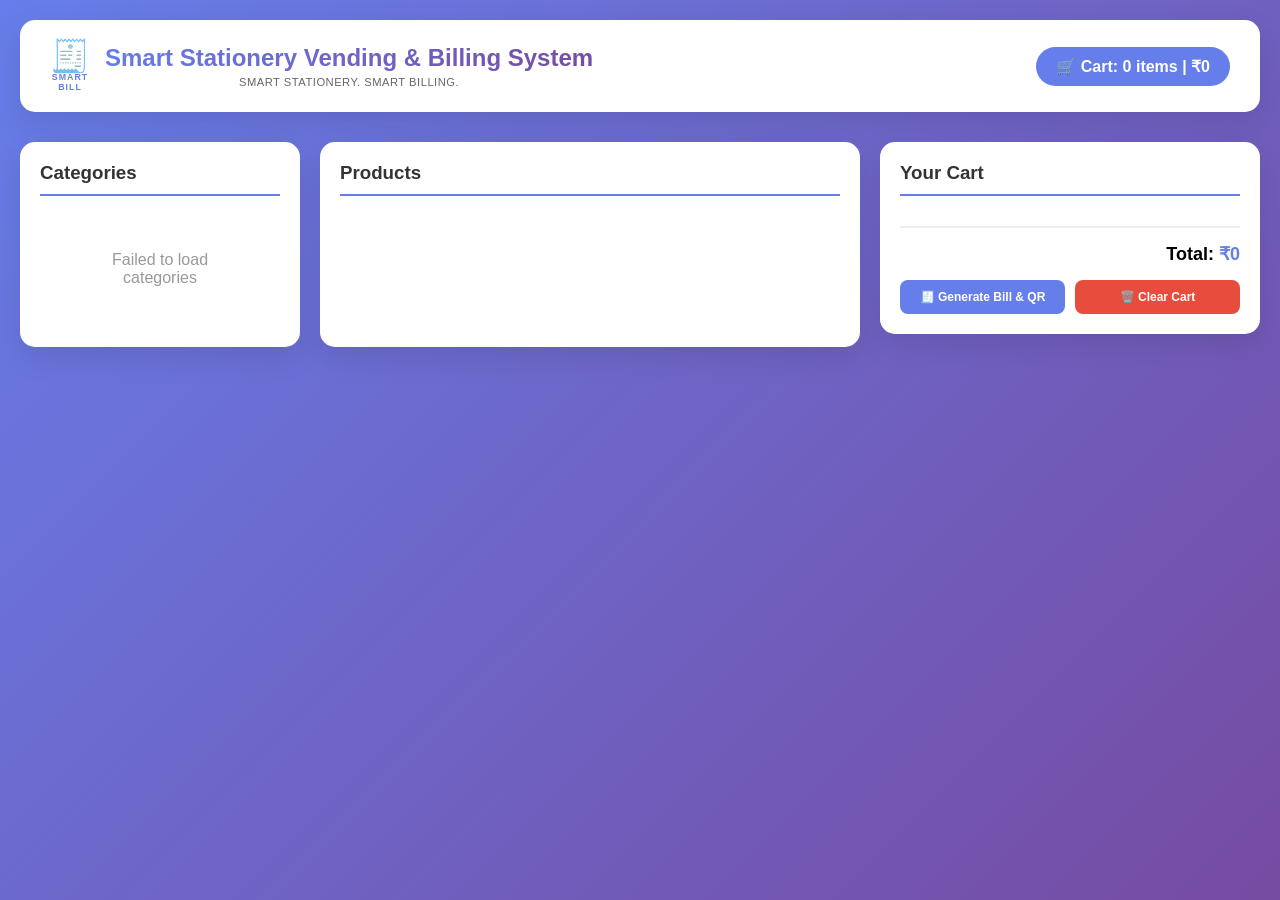
<file: webapp/index.html>
<!DOCTYPE html>
<html lang="en">
<head>
    <meta charset="UTF-8">
    <meta name="viewport" content="width=device-width, initial-scale=1.0">
    <title>Stationery Shop - Smart Billing System</title>
    <style>
        * {
            margin: 0;
            padding: 0;
            box-sizing: border-box;
        }

        body {
            font-family: 'Segoe UI', Tahoma, Geneva, Verdana, sans-serif;
            background: linear-gradient(135deg, #667eea 0%, #764ba2 100%);
            min-height: 100vh;
            padding: 20px;
        }

        .container {
            max-width: 1400px;
            margin: 0 auto;
        }

        /* Header */
        .header {
            background: white;
            border-radius: 15px;
            padding: 20px 30px;
            margin-bottom: 30px;
            box-shadow: 0 10px 30px rgba(0,0,0,0.1);
            display: flex;
            justify-content: space-between;
            align-items: center;
            flex-wrap: wrap;
            gap: 15px;
        }

        .header h1 {
            color: #333;
            font-size: 24px;
        }

        .header h1 span {
            color: #667eea;
        }

        .cart-badge {
            background: #667eea;
            color: white;
            padding: 10px 20px;
            border-radius: 25px;
            font-weight: bold;
        }

        /* Main Content - 3 Column Layout */
        .main-content {
            display: grid;
            grid-template-columns: 280px 1fr 380px;
            gap: 20px;
        }

        /* Categories Panel */
        .categories-panel {
            background: white;
            border-radius: 15px;
            padding: 20px;
            box-shadow: 0 10px 30px rgba(0,0,0,0.1);
            height: fit-content;
        }

        .categories-panel h3 {
            color: #333;
            margin-bottom: 15px;
            padding-bottom: 10px;
            border-bottom: 2px solid #667eea;
        }

        .category-btn {
            width: 100%;
            padding: 12px;
            margin: 5px 0;
            border: none;
            background: #f5f5f5;
            border-radius: 10px;
            cursor: pointer;
            font-size: 14px;
            text-align: left;
            transition: all 0.3s;
        }

        .category-btn:hover {
            background: #667eea;
            color: white;
            transform: translateX(5px);
        }

        .category-btn.active {
            background: #667eea;
            color: white;
        }

        /* Products Panel */
        .products-panel {
            background: white;
            border-radius: 15px;
            padding: 20px;
            box-shadow: 0 10px 30px rgba(0,0,0,0.1);
        }

        .products-panel h3 {
            color: #333;
            margin-bottom: 15px;
            padding-bottom: 10px;
            border-bottom: 2px solid #667eea;
        }

        .products-grid {
            display: grid;
            grid-template-columns: repeat(auto-fill, minmax(220px, 1fr));
            gap: 15px;
            max-height: 550px;
            overflow-y: auto;
        }

        .product-card {
            background: #f9f9f9;
            border-radius: 10px;
            padding: 15px;
            transition: all 0.3s;
            border: 1px solid #eee;
            text-align: center;
        }

        .product-card:hover {
            transform: translateY(-3px);
            box-shadow: 0 5px 15px rgba(0,0,0,0.1);
        }

        .product-emoji {
            font-size: 48px;
            margin-bottom: 10px;
        }

        .product-card h4 {
            color: #333;
            margin-bottom: 8px;
        }

        .product-price {
            color: #667eea;
            font-size: 18px;
            font-weight: bold;
            margin: 8px 0;
        }

        .product-stock {
            color: #666;
            font-size: 12px;
            margin-bottom: 10px;
        }

        .stock-low {
            color: #e74c3c;
            font-weight: bold;
        }

        .stock-out {
            color: #999;
        }

        .add-btn {
            width: 100%;
            padding: 8px;
            background: #667eea;
            color: white;
            border: none;
            border-radius: 5px;
            cursor: pointer;
            font-size: 14px;
            transition: background 0.3s;
        }

        .add-btn:hover:not(:disabled) {
            background: #5a67d8;
        }

        .add-btn:disabled {
            background: #ccc;
            cursor: not-allowed;
        }

        /* Cart Panel */
        .cart-panel {
            background: white;
            border-radius: 15px;
            padding: 20px;
            box-shadow: 0 10px 30px rgba(0,0,0,0.1);
            position: sticky;
            top: 20px;
            height: fit-content;
        }

        .cart-panel h3 {
            color: #333;
            margin-bottom: 15px;
            padding-bottom: 10px;
            border-bottom: 2px solid #667eea;
        }

        .cart-items {
            max-height: 350px;
            overflow-y: auto;
            margin-bottom: 15px;
        }

        .cart-item {
            display: flex;
            justify-content: space-between;
            align-items: center;
            padding: 10px 0;
            border-bottom: 1px solid #eee;
            gap: 10px;
        }

        .cart-item-info {
            flex: 1;
        }

        .cart-item-info h4 {
            font-size: 14px;
            margin-bottom: 5px;
        }

        .cart-item-price {
            font-size: 12px;
            color: #666;
        }

        .cart-item-actions {
            text-align: right;
            min-width: 100px;
        }

        .qty-controls {
            display: flex;
            align-items: center;
            gap: 5px;
            margin-bottom: 5px;
        }

        .qty-btn {
            width: 25px;
            height: 25px;
            background: #667eea;
            color: white;
            border: none;
            border-radius: 5px;
            cursor: pointer;
            font-size: 14px;
            font-weight: bold;
        }

        .qty-btn:hover {
            background: #5a67d8;
        }

        .qty-input {
            width: 45px;
            text-align: center;
            padding: 3px;
            border: 1px solid #ddd;
            border-radius: 5px;
        }

        .remove-item {
            background: #e74c3c;
            color: white;
            border: none;
            padding: 3px 8px;
            border-radius: 5px;
            cursor: pointer;
            font-size: 11px;
        }

        .cart-total {
            text-align: right;
            padding: 15px 0;
            border-top: 2px solid #eee;
            font-size: 18px;
            font-weight: bold;
        }

        .cart-total span {
            color: #667eea;
        }

        .cart-buttons {
            display: flex;
            flex-wrap: wrap;
            gap: 10px;
        }

        .cart-buttons button {
            flex: 1;
            padding: 10px;
            border: none;
            border-radius: 8px;
            cursor: pointer;
            font-weight: bold;
            transition: all 0.3s;
            font-size: 12px;
        }

        .btn-primary {
            background: #667eea;
            color: white;
        }

        .btn-primary:hover {
            background: #5a67d8;
        }

        .btn-success {
            background: #27ae60;
            color: white;
        }

        .btn-success:hover {
            background: #219a52;
        }

        .btn-danger {
            background: #e74c3c;
            color: white;
        }

        .btn-danger:hover {
            background: #c0392b;
        }

        .btn-warning {
            background: #f39c12;
            color: white;
        }

        .btn-warning:hover {
            background: #e67e22;
        }

        /* QR Modal */
        .modal {
            display: none;
            position: fixed;
            top: 0;
            left: 0;
            width: 100%;
            height: 100%;
            background: rgba(0,0,0,0.5);
            z-index: 1000;
            justify-content: center;
            align-items: center;
        }

        .modal-content {
            background: white;
            border-radius: 15px;
            padding: 30px;
            max-width: 400px;
            width: 90%;
            text-align: center;
            position: relative;
        }

        .close-modal {
            position: absolute;
            top: 10px;
            right: 20px;
            font-size: 24px;
            cursor: pointer;
            color: #999;
        }

        .qr-code {
            background: white;
            padding: 20px;
            margin: 20px 0;
            border: 1px solid #ddd;
            border-radius: 10px;
        }

        .qr-placeholder {
            font-size: 80px;
        }

        .timer {
            font-size: 24px;
            font-weight: bold;
            color: #e74c3c;
            margin: 10px 0;
        }

        .expired {
            color: #e74c3c;
            font-weight: bold;
        }

        /* Invoice Modal */
        .invoice-modal {
            display: none;
            position: fixed;
            top: 0;
            left: 0;
            width: 100%;
            height: 100%;
            background: rgba(0,0,0,0.5);
            z-index: 1001;
            justify-content: center;
            align-items: center;
        }

        .invoice-content {
            background: white;
            border-radius: 15px;
            padding: 30px;
            max-width: 500px;
            width: 90%;
            position: relative;
        }

        .invoice-header {
            text-align: center;
            margin-bottom: 20px;
            padding-bottom: 10px;
            border-bottom: 2px solid #667eea;
        }

        .invoice-header h2 {
            color: #667eea;
        }

        .invoice-details {
            margin: 20px 0;
        }

        .invoice-table {
            width: 100%;
            border-collapse: collapse;
            margin: 15px 0;
        }

        .invoice-table th, .invoice-table td {
            padding: 8px;
            text-align: left;
            border-bottom: 1px solid #eee;
        }

        .invoice-total {
            text-align: right;
            font-size: 18px;
            font-weight: bold;
            margin-top: 15px;
            padding-top: 10px;
            border-top: 2px solid #eee;
        }

        .print-btn {
            background: #667eea;
            color: white;
            border: none;
            padding: 10px 20px;
            border-radius: 8px;
            cursor: pointer;
            width: 100%;
            margin-top: 15px;
        }

        /* Loading */
        .loading {
            text-align: center;
            padding: 40px;
            color: #999;
        }

        /* Toast Message */
        .toast {
            position: fixed;
            bottom: 30px;
            right: 30px;
            background: #333;
            color: white;
            padding: 12px 20px;
            border-radius: 8px;
            z-index: 1002;
            animation: slideIn 0.3s ease;
        }

        @keyframes slideIn {
            from {
                transform: translateX(100%);
                opacity: 0;
            }
            to {
                transform: translateX(0);
                opacity: 1;
            }
        }

        /* Responsive */
        @media (max-width: 1024px) {
            .main-content {
                grid-template-columns: 1fr;
            }
            .cart-panel {
                position: static;
            }
        }
    </style>
</head>
<body>
            <!-- Header with Logo and Centered Title -->
        <div class="header">
            <div style="display: flex; align-items: center; justify-content: space-between; width: 100%;">
                <div style="display: flex; align-items: center; gap: 15px;">
                    <!-- Your Logo -->
                    <div style="text-align: center;">
                        <div style="font-size: 2rem; line-height: 1;">🧾</div>
                        <div style="font-size: 0.55rem; font-weight: 700; letter-spacing: 1px; color: #667eea;">SMART</div>
                        <div style="font-size: 0.55rem; font-weight: 700; letter-spacing: 1px; color: #667eea;">BILL</div>
                    </div>
                    <div style="text-align: center;">
                        <h1 style="font-size: 1.5rem; font-weight: 700; background: linear-gradient(135deg, #667eea, #764ba2); -webkit-background-clip: text; -webkit-text-fill-color: transparent; background-clip: text; margin: 0;">
                            Smart Stationery Vending & Billing System
                        </h1>
                        <p style="font-size: 0.7rem; color: #666; margin-top: 4px; letter-spacing: 0.5px;">SMART STATIONERY. SMART BILLING.</p>
                    </div>
                </div>
                <div class="cart-badge">
                    🛒 Cart: <span id="cart-count">0</span> items | ₹<span id="cart-total">0</span>
                </div>
            </div>
        </div>

        <!-- Main Content -->
        <div class="main-content">
            <!-- Categories Panel -->
            <div class="categories-panel">
                <h3>Categories</h3>
                <div id="categories"></div>
            </div>

            <!-- Products Panel -->
            <div class="products-panel">
                <h3>Products <span id="current-category-name"></span></h3>
                <div id="products" class="products-grid"></div>
            </div>

            <!-- Cart Panel -->
            <div class="cart-panel">
                <h3>Your Cart</h3>
                <div id="cart-items" class="cart-items"></div>
                <div class="cart-total">
                    Total: <span id="cart-total-amount">₹0</span>
                </div>
                <div class="cart-buttons">
                    <button id="generate-bill" class="btn-primary">🧾 Generate Bill & QR</button>
                    <button id="clear-cart" class="btn-danger">🗑️ Clear Cart</button>
                </div>
            </div>
        </div>
    </div>

    <!-- QR Modal -->
    <div id="qr-modal" class="modal">
        <div class="modal-content">
            <span class="close-modal" onclick="closeQRModal()">&times;</span>
            <h3>📱 Scan QR Code to Pay</h3>
            <div class="qr-code">
                <div class="qr-placeholder" id="qr-image">📱💳</div>
                <div id="qr-details">
                    <p><strong>UPI ID:</strong> stationery@bank</p>
                    <p><strong>Amount:</strong> ₹<span id="qr-amount">0</span></p>
                </div>
            </div>
            <div class="timer" id="timer">03:00</div>
            <div id="expiry-message"></div>
            <div class="cart-buttons" style="margin-top: 15px;">
                <button id="regenerate-qr" class="btn-warning" onclick="regenerateQR()">🔄 Regenerate QR</button>
                <button id="pay-now" class="btn-success" onclick="processPayment()">💰 Make Payment</button>
            </div>
        </div>
    </div>
   
    <!-- Invoice Modal - Professional Bill Design -->
    <div id="invoice-modal" class="invoice-modal">
        <div class="invoice-content" style="max-width: 450px; padding: 25px;">
            <!-- BILL Header -->
            <div style="text-align: center; margin-bottom: 20px;">
                <div style="font-size: 2rem; font-weight: 800; letter-spacing: 4px; color: #333;">BILL</div>
                <div style="font-size: 0.8rem; color: #667eea; font-weight: 600; margin-top: -5px;">Smart Bill</div>
                <div style="font-size: 0.65rem; color: #999; margin-top: 8px; letter-spacing: 1px;">SMART STATIONERY. SMART BILLING.</div>
            </div>

            <!-- Store Name -->
            <div style="text-align: center; border-top: 1px dashed #ddd; border-bottom: 1px dashed #ddd; padding: 12px 0; margin-bottom: 20px;">
                <div style="font-weight: 700; font-size: 0.9rem; color: #333;">Smart Stationery Vending & Billing System</div>
            </div>

            <!-- Bill Details -->
            <div style="display: flex; justify-content: space-between; margin-bottom: 20px; font-size: 0.7rem;">
                <div>
                    <div><strong>Bill No:</strong> <span id="invoice-bill-number">--</span></div>
                    <div><strong>Date:</strong> <span id="invoice-date">--</span></div>
                </div>
                <div>
                    <div><strong>Time:</strong> <span id="invoice-time">--</span></div>
                    <div><strong>Status:</strong> <span style="color: #27ae60;">PAID</span></div>
                </div>
            </div>

            <!-- Items Table -->
            <table style="width: 100%; border-collapse: collapse; font-size: 0.7rem; margin-bottom: 15px;">
                <thead>
                    <tr style="border-top: 1px solid #ddd; border-bottom: 1px solid #ddd;">
                        <th style="padding: 8px 4px; text-align: left;">Item</th>
                        <th style="padding: 8px 4px; text-align: center;">Qty</th>
                        <th style="padding: 8px 4px; text-align: right;">Price</th>
                        <th style="padding: 8px 4px; text-align: right;">Subtotal</th>
                    </tr>
                </thead>
                <tbody id="invoice-items"></tbody>
             </table>

            <!-- Total -->
            <div style="border-top: 1px solid #ddd; padding: 10px 0; text-align: right;">
                <table style="width: 100%; font-size: 0.8rem;">
                    <tr><td style="text-align: right; padding: 4px;">Subtotal:</td><td style="text-align: right; width: 80px;">₹<span id="invoice-subtotal">0</span></td></tr>
                    <tr><td style="text-align: right; padding: 4px;">Tax (5%):</td><td style="text-align: right;">₹<span id="invoice-tax">0</span></td></tr>
                    <tr style="border-top: 1px solid #ddd;"><td style="text-align: right; padding: 8px 4px 0 0; font-weight: 700;">TOTAL:</td><td style="text-align: right; padding: 8px 0 0 0; font-weight: 700;">₹<span id="invoice-total">0</span></td></tr>
                </table>
            </div>

            <!-- Footer Sections: BUY | VEND | BILL | MANAGE -->
            <div style="display: flex; justify-content: space-around; text-align: center; margin-top: 20px; padding-top: 15px; border-top: 1px solid #eee;">
                <div><div style="font-size: 0.55rem; color: #999;">BUY</div><div style="font-size: 0.7rem; font-weight: 600;">🛍️</div></div>
                <div><div style="font-size: 0.55rem; color: #999;">VEND</div><div style="font-size: 0.7rem; font-weight: 600;">📦</div></div>
                <div><div style="font-size: 0.55rem; color: #999;">BILL</div><div style="font-size: 0.7rem; font-weight: 600;">🧾</div></div>
                <div><div style="font-size: 0.55rem; color: #999;">MANAGE</div><div style="font-size: 0.7rem; font-weight: 600;">⚙️</div></div>
            </div>

            <!-- Thank You Message -->
            <div style="text-align: center; margin-top: 15px; padding-top: 10px; border-top: 1px dashed #ddd;">
                <div style="font-size: 0.6rem; color: #999;">Thank you for shopping at Smart Stationery!</div>
            </div>

            <!-- Buttons -->
            <div style="display: flex; gap: 10px; margin-top: 20px;">
                <button class="print-btn" onclick="printInvoice()" style="flex: 1; background: #667eea; color: white; border: none; padding: 10px; border-radius: 8px; cursor: pointer; font-weight: 600;">🖨️ Print Bill</button>
                <button onclick="closeInvoice()" style="flex: 1; background: #f0f0f0; color: #333; border: none; padding: 10px; border-radius: 8px; cursor: pointer; font-weight: 600;">Close</button>
            </div>
        </div>
    </div>

    <script>
        // API Base URL
        const API_BASE = 'http://localhost:8080/api';
        
        // Global state
        let categories = [];
        let allProducts = [];
        let cartItems = [];
        let currentCategoryId = 1;
        let currentBillId = null;
        let qrTimer = null;
        let qrExpired = false;
        let qrTimeout = null;
        
        // Product emojis for images
        const productEmojis = {
            'Pen': '✒️', 'Pencil': '✏️', 'Marker': '🖍️', 'Highlighter': '🟡',
            'Gel Pen': '🖊️', 'Mechanical Pencil': '✏️', 'Notebook': '📓', 'A4 Sheets': '📄',
            'Sticky Notes': '📝', 'Drawing Book': '🎨', 'Notepad': '📋', 'Chart Paper': '📊',
            'File': '📁', 'Folder': '🗂️', 'Stapler': '📎', 'Punch Machine': '🔧',
            'Paper Clips': '📎', 'Envelope': '✉️', 'Crayons': '🖍️', 'Color Pencils': '🎨',
            'Paints': '🎨', 'Glue': '🩹', 'Scissors': '✂️', 'Sketch Pens': '✏️',
            'Scale': '📏', 'Compass': '📐', 'Protractor': '📐', 'Geometry Box': '📐',
            'Eraser': '🧽', 'Sharpener': '✏️', 'Watercolor Brushes': '🖌️'
        };
        
        // DOM Elements
        const categoriesDiv = document.getElementById('categories');
        const productsDiv = document.getElementById('products');
        const cartItemsDiv = document.getElementById('cart-items');
        const cartCountSpan = document.getElementById('cart-count');
        const cartTotalSpan = document.getElementById('cart-total');
        const cartTotalAmountSpan = document.getElementById('cart-total-amount');
        const currentCategoryNameSpan = document.getElementById('current-category-name');
        
        // Load everything on page load
        document.addEventListener('DOMContentLoaded', () => {
            loadCategories();
            loadAllProducts();
            loadCartFromServer();
            
            // Button event listeners
            document.getElementById('generate-bill').addEventListener('click', showQRModal);
            document.getElementById('clear-cart').addEventListener('click', clearCart);
        });
        
        // Load Categories from API
        async function loadCategories() {
            try {
                const response = await fetch(`${API_BASE}/categories`);
                categories = await response.json();
                
                categoriesDiv.innerHTML = categories.map(cat => `
                    <button class="category-btn ${cat.id === currentCategoryId ? 'active' : ''}" 
                            onclick="selectCategory(${cat.id}, '${cat.name}')">
                        ${cat.name}
                    </button>
                `).join('');
                
                if (categories.length > 0) {
                    selectCategory(categories[0].id, categories[0].name);
                }
            } catch (error) {
                console.error('Error loading categories:', error);
                categoriesDiv.innerHTML = '<div class="loading">Failed to load categories</div>';
            }
        }
        
        // Load All Products
        async function loadAllProducts() {
            try {
                const response = await fetch(`${API_BASE}/products`);
                allProducts = await response.json();
            } catch (error) {
                console.error('Error loading products:', error);
            }
        }
        
        // Select Category
        function selectCategory(categoryId, categoryName) {
            currentCategoryId = categoryId;
            currentCategoryNameSpan.textContent = `- ${categoryName}`;
            
            document.querySelectorAll('.category-btn').forEach((btn, index) => {
                if (index + 1 === categoryId) {
                    btn.classList.add('active');
                } else {
                    btn.classList.remove('active');
                }
            });
            
            displayProducts();
        }
        
        // Display Products (filtered by category)
        function displayProducts() {
            // Filter products by category (simplified - using category_id range)
            // In production, you would filter by actual category_id
            let filteredProducts = allProducts;
            
            if (currentCategoryId === 1) filteredProducts = allProducts.slice(0, 6);
            else if (currentCategoryId === 2) filteredProducts = allProducts.slice(6, 12);
            else if (currentCategoryId === 3) filteredProducts = allProducts.slice(12, 18);
            else if (currentCategoryId === 4) filteredProducts = allProducts.slice(18, 24);
            else if (currentCategoryId === 5) filteredProducts = allProducts.slice(24, 30);
            
            if (filteredProducts.length === 0) {
                productsDiv.innerHTML = '<div class="loading">No products in this category</div>';
                return;
            }
            
            productsDiv.innerHTML = filteredProducts.map(product => {
                const emoji = productEmojis[product.name] || '📦';
                const isLowStock = product.stockQuantity < 10;
                const isOutOfStock = product.stockQuantity === 0;
                return `
                    <div class="product-card">
                        <div class="product-emoji">${emoji}</div>
                        <h4>${product.name}</h4>
                        <div class="product-price">₹${product.price.toFixed(2)}</div>
                        <div class="product-stock ${isLowStock ? 'stock-low' : ''}">
                            Stock: ${product.stockQuantity}
                        </div>
                        <button class="add-btn" 
                                onclick="addToCart(${product.id}, '${product.name}', ${product.price})"
                                ${isOutOfStock ? 'disabled' : ''}>
                            ${isOutOfStock ? 'Out of Stock' : 'Add to Cart 🛒'}
                        </button>
                    </div>
                `;
            }).join('');
        }
        
        // Add to Cart
        async function addToCart(productId, productName, price) {
            try {
                const response = await fetch(`${API_BASE}/cart/add`, {
                    method: 'POST',
                    headers: { 'Content-Type': 'application/json' },
                    body: JSON.stringify({ productId, quantity: 1 })
                });
                const result = await response.json();
                
                if (result.success) {
                    await loadCartFromServer();
                    showToast(`${productName} added to cart!`, 'success');
                    await loadAllProducts();
                    displayProducts();
                } else {
                    showToast('Failed to add to cart', 'error');
                }
            } catch (error) {
                console.error('Error adding to cart:', error);
                showToast('Error adding to cart', 'error');
            }
        }
        
        // Load Cart from Server
        async function loadCartFromServer() {
            try {
                const response = await fetch(`${API_BASE}/cart`);
                const cartData = await response.json();
                cartItems = cartData.items || [];
                updateCartDisplay();
            } catch (error) {
                console.error('Error loading cart:', error);
            }
        }
        
        // Update Cart Display
        function updateCartDisplay() {
            const total = cartItems.reduce((sum, item) => sum + (item.subtotal || item.price * item.quantity), 0);
            const count = cartItems.reduce((sum, item) => sum + item.quantity, 0);
            
            cartCountSpan.textContent = count;
            cartTotalSpan.textContent = total.toFixed(2);
            cartTotalAmountSpan.textContent = `₹${total.toFixed(2)}`;
            
            if (cartItems.length === 0) {
                cartItemsDiv.innerHTML = '<div style="text-align:center;color:#999;">Cart is empty</div>';
                return;
            }
            
            cartItemsDiv.innerHTML = cartItems.map(item => `
                <div class="cart-item">
                    <div class="cart-item-info">
                        <h4>${item.productName}</h4>
                        <div class="cart-item-price">₹${item.price} each</div>
                    </div>
                    <div class="cart-item-actions">
                        <div class="qty-controls">
                            <button class="qty-btn" onclick="updateQuantity(${item.productId}, ${item.quantity - 1})">-</button>
                            <input type="number" class="qty-input" id="qty-${item.productId}" value="${item.quantity}" min="1" onchange="manualUpdate(${item.productId}, this.value)">
                            <button class="qty-btn" onclick="updateQuantity(${item.productId}, ${item.quantity + 1})">+</button>
                        </div>
                        <button class="remove-item" onclick="removeFromCart(${item.productId})">Remove</button>
                    </div>
                </div>
            `).join('');
        }
        
        // Update Quantity
                // Update Quantity - FIXED: Actually updates quantity on server
        async function updateQuantity(productId, newQty) {
            if (newQty <= 0) {
                await removeFromCart(productId);
                return;
            }
            
            // Find current quantity
            const currentItem = cartItems.find(item => item.productId === productId);
            const currentQty = currentItem?.quantity || 0;
            const change = newQty - currentQty;
            
            if (change !== 0) {
                try {
                    await fetch(`${API_BASE}/cart/add`, {
                        method: 'POST',
                        headers: { 'Content-Type': 'application/json' },
                        body: JSON.stringify({ productId, quantity: change })
                    });
                    await loadCartFromServer();
                    await loadAllProducts();
                    displayProducts();
                } catch (error) {
                    showToast('Failed to update quantity', 'error');
                }
            }
        }
        
                // Manual Quantity Update - FIXED: Validates and updates
        async function manualUpdate(productId, newQty) {
            const qty = parseInt(newQty);
            if (isNaN(qty) || qty <= 0) {
                await removeFromCart(productId);
            } else {
                // Check if product has enough stock
                const product = allProducts.find(p => p.id === productId);
                if (product && qty > product.stockQuantity) {
                    showToast(`Only ${product.stockQuantity} items available!`, 'error');
                    // Reset to current quantity
                    const currentItem = cartItems.find(item => item.productId === productId);
                    if (currentItem) {
                        document.getElementById(`qty-${productId}`).value = currentItem.quantity;
                    }
                    return;
                }
                await updateQuantity(productId, qty);
            }
        }
        
        // Remove from Cart
        async function removeFromCart(productId) {
            showToast('Removing from cart...', 'info');
            await loadCartFromServer();
        }
        
        // Clear Cart
        async function clearCart() {
            cartItems = [];
            updateCartDisplay();
            showToast('Cart cleared!', 'info');
        }
        
        // Show QR Modal with Timer
        async function showQRModal() {
            if (cartItems.length === 0) {
                showToast('Cart is empty! Add items first.', 'error');
                return;
            }
            
            const total = cartItems.reduce((sum, item) => sum + (item.subtotal || item.price * item.quantity), 0);
            document.getElementById('qr-amount').textContent = total.toFixed(2);
            
            // Generate bill first
            try {
                const response = await fetch(`${API_BASE}/bill/generate`, {
                    method: 'POST'
                });
                const result = await response.json();
                
                if (result.success) {
                    currentBillId = result.billId;
                    document.getElementById('qr-modal').style.display = 'flex';
                    startQRExpiryTimer();
                } else {
                    showToast(result.message || 'Failed to generate bill', 'error');
                }
            } catch (error) {
                console.error('Error generating bill:', error);
                showToast('Failed to generate bill', 'error');
            }
        }
        
        // Start QR Expiry Timer (3 minutes)
        function startQRExpiryTimer() {
            qrExpired = false;
            let timeLeft = 180; // 3 minutes in seconds
            
            if (qrTimer) clearInterval(qrTimer);
            if (qrTimeout) clearTimeout(qrTimeout);
            
            const timerElement = document.getElementById('timer');
            const expiryMessage = document.getElementById('expiry-message');
            const payNowBtn = document.getElementById('pay-now');
            
            payNowBtn.disabled = false;
            expiryMessage.innerHTML = '';
            timerElement.style.color = '#e74c3c';
            
            qrTimer = setInterval(() => {
                if (timeLeft <= 0) {
                    clearInterval(qrTimer);
                    timerElement.innerHTML = '00:00';
                    timerElement.style.color = '#999';
                    expiryMessage.innerHTML = '<span class="expired">⏰ QR Code Expired! Please regenerate.</span>';
                    payNowBtn.disabled = true;
                    qrExpired = true;
                } else {
                    const minutes = Math.floor(timeLeft / 60);
                    const seconds = timeLeft % 60;
                    timerElement.innerHTML = `${minutes.toString().padStart(2, '0')}:${seconds.toString().padStart(2, '0')}`;
                    timeLeft--;
                }
            }, 1000);
            
            qrTimeout = setTimeout(() => {
                if (qrTimer) clearInterval(qrTimer);
            }, 181000);
        }
        
        // Regenerate QR
        async function regenerateQR() {
            showToast('Regenerating QR code...', 'info');
            
            if (qrTimer) clearInterval(qrTimer);
            if (qrTimeout) clearTimeout(qrTimeout);
            
            startQRExpiryTimer();
            showToast('New QR code generated! Valid for 3 minutes.', 'success');
        }
        
        // Close QR Modal
        function closeQRModal() {
            document.getElementById('qr-modal').style.display = 'none';
            if (qrTimer) clearInterval(qrTimer);
            if (qrTimeout) clearTimeout(qrTimeout);
        }
        
              // Process Payment - FIXED: Save cart before clearing
        async function processPayment() {
            if (qrExpired) {
                showToast('QR code expired! Please regenerate.', 'error');
                return;
            }
            
            showToast('Processing payment...', 'info');
            
            try {
                const response = await fetch(`${API_BASE}/bill/pay`, {
                    method: 'POST'
                });
                const result = await response.json();
                
                if (result.success) {
                    showToast('✅ Payment Successful!', 'success');
                    closeQRModal();
                    
                    // IMPORTANT: Save cart items BEFORE clearing
                    const paidItems = [...cartItems];
                    
                    // Clear cart on server
                    await loadCartFromServer();
                    await loadAllProducts();
                    displayProducts();
                    
                    // Show invoice with saved items
                    await showInvoiceWithItems(paidItems);
                } else {
                    showToast(result.message || 'Payment failed', 'error');
                }
            } catch (error) {
                console.error('Error processing payment:', error);
                showToast('Payment failed', 'error');
            }
        }
        
        // Show Invoice - Updated with professional bill format
        async function showInvoice() {
            const invoiceModal = document.getElementById('invoice-modal');
            const invoiceItems = document.getElementById('invoice-items');
            const invoiceTotal = document.getElementById('invoice-total');
            const invoiceSubtotal = document.getElementById('invoice-subtotal');
            const invoiceTax = document.getElementById('invoice-tax');
            const invoiceBillNumber = document.getElementById('invoice-bill-number');
            const invoiceDate = document.getElementById('invoice-date');
            const invoiceTime = document.getElementById('invoice-time');
            
            const subtotal = cartItems.reduce((sum, item) => sum + (item.price * item.quantity), 0);
            const tax = subtotal * 0.05;
            const total = subtotal + tax;
            const now = new Date();
            const billNumber = 'BILL-' + now.getFullYear() + (now.getMonth()+1).toString().padStart(2,'0') + now.getDate().toString().padStart(2,'0') + '-' + now.getTime().toString().slice(-6);
            
            invoiceBillNumber.textContent = billNumber;
            invoiceTotal.textContent = total.toFixed(2);
            invoiceSubtotal.textContent = subtotal.toFixed(2);
            invoiceTax.textContent = tax.toFixed(2);
            invoiceDate.textContent = now.toLocaleDateString();
            invoiceTime.textContent = now.toLocaleTimeString();
            
            invoiceItems.innerHTML = cartItems.map(item => `
                <tr style="border-bottom: 1px solid #f0f0f0;">
                    <td style="padding: 8px 4px;">${item.productName}</td>
                    <td style="padding: 8px 4px; text-align: center;">${item.quantity}</td>
                    <td style="padding: 8px 4px; text-align: right;">₹${item.price.toFixed(2)}</td>
                    <td style="padding: 8px 4px; text-align: right;">₹${(item.price * item.quantity).toFixed(2)}</td>
                </tr>
            `).join('');
            
            invoiceModal.style.display = 'flex';
        }
                // Show Invoice with specific items (for after payment)
        async function showInvoiceWithItems(items) {
            const invoiceModal = document.getElementById('invoice-modal');
            const invoiceItems = document.getElementById('invoice-items');
            const invoiceTotal = document.getElementById('invoice-total');
            const invoiceSubtotal = document.getElementById('invoice-subtotal');
            const invoiceTax = document.getElementById('invoice-tax');
            const invoiceBillNumber = document.getElementById('invoice-bill-number');
            const invoiceDate = document.getElementById('invoice-date');
            const invoiceTime = document.getElementById('invoice-time');
            
            const subtotal = items.reduce((sum, item) => sum + (item.price * item.quantity), 0);
            const tax = subtotal * 0.05;
            const total = subtotal + tax;
            const now = new Date();
            const billNumber = 'BILL-' + now.getFullYear() + (now.getMonth()+1).toString().padStart(2,'0') + now.getDate().toString().padStart(2,'0') + '-' + now.getTime().toString().slice(-6);
            
            invoiceBillNumber.textContent = billNumber;
            invoiceTotal.textContent = total.toFixed(2);
            invoiceSubtotal.textContent = subtotal.toFixed(2);
            invoiceTax.textContent = tax.toFixed(2);
            invoiceDate.textContent = now.toLocaleDateString();
            invoiceTime.textContent = now.toLocaleTimeString();
            
            if (items.length === 0) {
                invoiceItems.innerHTML = '<tr><td colspan="4" style="text-align:center; padding:20px;">No items in this bill</td></tr>';
            } else {
                invoiceItems.innerHTML = items.map(item => `
                    <tr style="border-bottom: 1px solid #f0f0f0;">
                        <td style="padding: 8px 4px;">${item.productName}</td>
                        <td style="padding: 8px 4px; text-align: center;">${item.quantity}</td>
                        <td style="padding: 8px 4px; text-align: right;">₹${item.price.toFixed(2)}</td>
                        <td style="padding: 8px 4px; text-align: right;">₹${(item.price * item.quantity).toFixed(2)}</td>
                    </tr>
                `).join('');
            }
            
            invoiceModal.style.display = 'flex';
        }
              
        // Close Invoice - Don't clear cart again (already cleared)
        function closeInvoice() {
            document.getElementById('invoice-modal').style.display = 'none';
            // cart is already cleared, just update display
            updateCartDisplay();
        }
        
        // Print Invoice
        function printInvoice() {
            const printContent = document.getElementById('invoice-modal').cloneNode(true);
            printContent.style.display = 'block';
            printContent.style.position = 'fixed';
            printContent.style.top = '0';
            printContent.style.left = '0';
            printContent.style.width = '100%';
            printContent.style.backgroundColor = 'white';
            printContent.style.zIndex = '9999';
            document.body.appendChild(printContent);
            
            window.print();
            
            document.body.removeChild(printContent);
        }
        
        // Show Toast Message
        function showToast(message, type = 'info') {
            const toast = document.createElement('div');
            toast.className = 'toast';
            if (type === 'success') toast.style.background = '#27ae60';
            else if (type === 'error') toast.style.background = '#e74c3c';
            else toast.style.background = '#333';
            toast.textContent = message;
            document.body.appendChild(toast);
            
            setTimeout(() => {
                toast.remove();
            }, 3000);
        }
    </script>
</body>
</html>
</file>
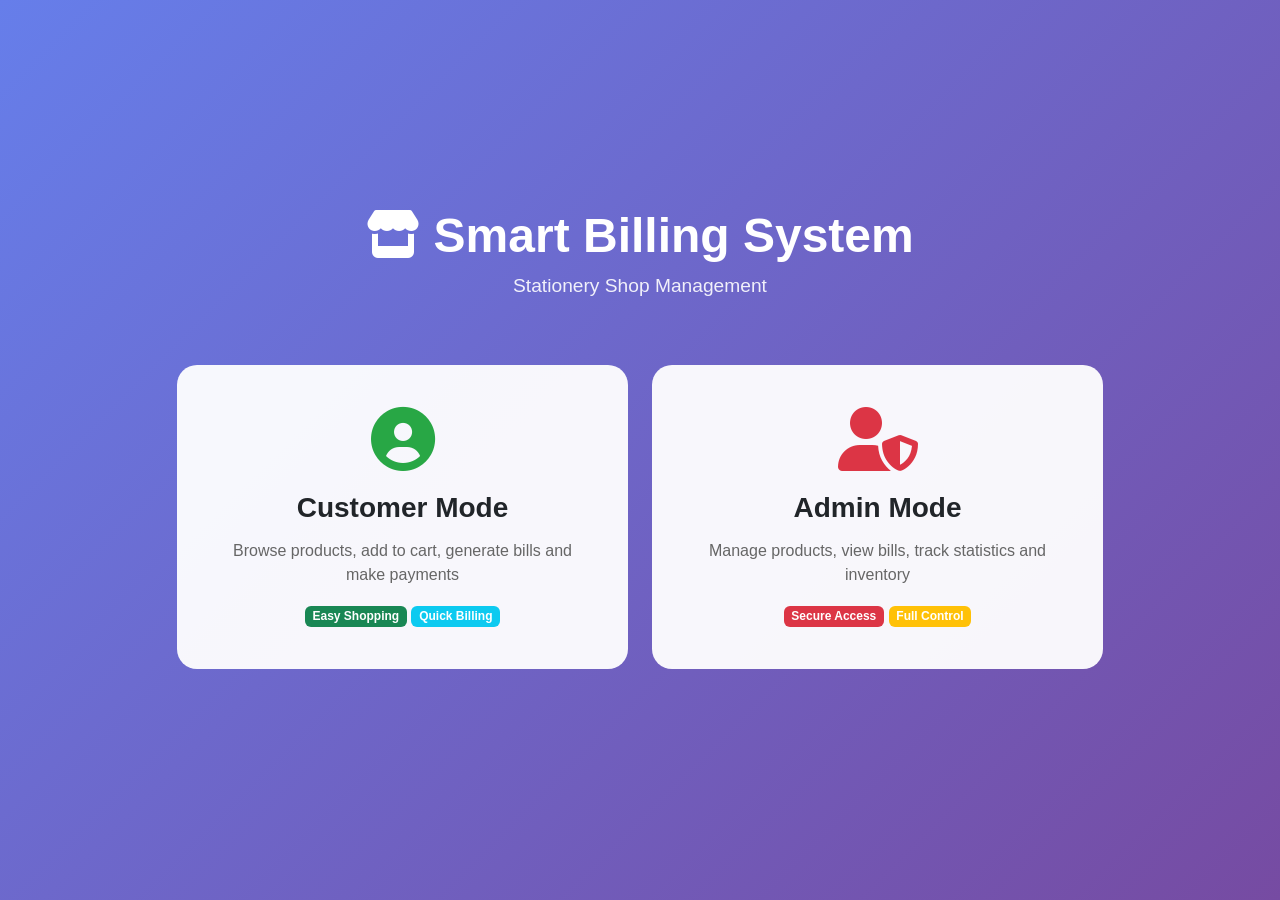
<file: src/main/resources/static/index.html>
<!DOCTYPE html>
<html lang="en">
<head>
    <meta charset="UTF-8">
    <meta name="viewport" content="width=device-width, initial-scale=1.0">
    <title>Smart Billing System</title>
    <link href="https://cdn.jsdelivr.net/npm/bootstrap@5.3.0/dist/css/bootstrap.min.css" rel="stylesheet">
    <link rel="stylesheet" href="https://cdnjs.cloudflare.com/ajax/libs/font-awesome/6.0.0/css/all.min.css">
    <style>
        * {
            margin: 0;
            padding: 0;
            box-sizing: border-box;
        }

        body {
            background: linear-gradient(135deg, #667eea 0%, #764ba2 100%);
            font-family: 'Segoe UI', Tahoma, Geneva, Verdana, sans-serif;
            min-height: 100vh;
            display: flex;
            align-items: center;
            justify-content: center;
        }

        .mode-card {
            background: rgba(255, 255, 255, 0.95);
            border-radius: 20px;
            padding: 40px;
            text-align: center;
            transition: all 0.3s;
            cursor: pointer;
            border: 2px solid transparent;
            height: 100%;
        }

        .mode-card:hover {
            transform: translateY(-10px);
            box-shadow: 0 20px 40px rgba(0, 0, 0, 0.2);
            border-color: #667eea;
        }

        .mode-card i {
            font-size: 4rem;
            margin-bottom: 20px;
        }

        .mode-card.customer i {
            color: #28a745;
        }

        .mode-card.admin i {
            color: #dc3545;
        }

        .mode-card h3 {
            font-weight: bold;
            margin-bottom: 15px;
        }

        .mode-card p {
            color: #666;
            margin-bottom: 0;
        }

        .login-container {
            background: white;
            border-radius: 20px;
            padding: 40px;
            box-shadow: 0 20px 40px rgba(0, 0, 0, 0.2);
            max-width: 450px;
            width: 100%;
        }

        .login-header {
            text-align: center;
            margin-bottom: 30px;
        }

        .login-header i {
            font-size: 3rem;
            color: #667eea;
            margin-bottom: 15px;
        }

        .login-header h2 {
            font-weight: bold;
            background: linear-gradient(135deg, #667eea, #764ba2);
            -webkit-background-clip: text;
            -webkit-text-fill-color: transparent;
        }

        .btn-custom {
            background: linear-gradient(135deg, #667eea, #764ba2);
            border: none;
            padding: 12px;
            font-weight: bold;
            width: 100%;
        }

        .btn-custom:hover {
            transform: translateY(-2px);
            box-shadow: 0 5px 15px rgba(102, 126, 234, 0.4);
        }

        .back-btn {
            position: fixed;
            top: 20px;
            left: 20px;
            background: rgba(255, 255, 255, 0.9);
            border: none;
            border-radius: 50px;
            padding: 10px 20px;
            font-weight: bold;
            cursor: pointer;
            transition: all 0.3s;
            z-index: 1000;
        }

        .back-btn:hover {
            background: white;
            transform: translateX(-5px);
        }

        @keyframes fadeIn {
            from {
                opacity: 0;
                transform: translateY(20px);
            }
            to {
                opacity: 1;
                transform: translateY(0);
            }
        }

        .animate-fade {
            animation: fadeIn 0.5s ease-out;
        }
    </style>
</head>
<body>
    <div id="app" class="container">
        <!-- Content will be loaded here dynamically -->
    </div>

    <script>
        // Store admin credentials (in production, this should be on backend)
        const ADMIN_CREDENTIALS = {
            username: "admin",
            password: "admin123"
        };

        // Page state
        let currentMode = null;

        // Show Mode Selection
        function showModeSelection() {
            currentMode = null;
            document.getElementById('app').innerHTML = `
                <div class="row justify-content-center animate-fade">
                    <div class="col-md-12 text-center mb-5">
                        <h1 style="color: white; font-size: 3rem; font-weight: bold;">
                            <i class="fas fa-store"></i> Smart Billing System
                        </h1>
                        <p style="color: rgba(255,255,255,0.9); font-size: 1.2rem;">Stationery Shop Management</p>
                    </div>
                    <div class="col-md-5 mb-4">
                        <div class="mode-card customer" onclick="selectMode('customer')">
                            <i class="fas fa-user-circle"></i>
                            <h3>Customer Mode</h3>
                            <p>Browse products, add to cart, generate bills and make payments</p>
                            <div class="mt-3">
                                <span class="badge bg-success">Easy Shopping</span>
                                <span class="badge bg-info">Quick Billing</span>
                            </div>
                        </div>
                    </div>
                    <div class="col-md-5 mb-4">
                        <div class="mode-card admin" onclick="selectMode('admin')">
                            <i class="fas fa-user-shield"></i>
                            <h3>Admin Mode</h3>
                            <p>Manage products, view bills, track statistics and inventory</p>
                            <div class="mt-3">
                                <span class="badge bg-danger">Secure Access</span>
                                <span class="badge bg-warning">Full Control</span>
                            </div>
                        </div>
                    </div>
                </div>
            `;
        }

        // Select Mode
        function selectMode(mode) {
            currentMode = mode;
            if (mode === 'customer') {
                window.location.href = '/customer.html';
            } else if (mode === 'admin') {
                showAdminLogin();
            }
        }

        // Show Admin Login
        function showAdminLogin() {
            document.getElementById('app').innerHTML = `
                <div class="row justify-content-center animate-fade">
                    <div class="col-md-6">
                        <button class="back-btn" onclick="showModeSelection()">
                            <i class="fas fa-arrow-left"></i> Back
                        </button>
                        <div class="login-container">
                            <div class="login-header">
                                <i class="fas fa-shield-alt"></i>
                                <h2>Admin Login</h2>
                                <p class="text-muted">Enter your credentials to access dashboard</p>
                            </div>
                            <form onsubmit="handleAdminLogin(event)">
                                <div class="mb-3">
                                    <label class="form-label fw-bold">Username</label>
                                    <div class="input-group">
                                        <span class="input-group-text"><i class="fas fa-user"></i></span>
                                        <input type="text" id="username" class="form-control" placeholder="Enter username" required autocomplete="off">
                                    </div>
                                </div>
                                <div class="mb-3">
                                    <label class="form-label fw-bold">Password</label>
                                    <div class="input-group">
                                        <span class="input-group-text"><i class="fas fa-lock"></i></span>
                                        <input type="password" id="password" class="form-control" placeholder="Enter password" required>
                                    </div>
                                </div>
                                <div class="mb-3 form-check">
                                    <input type="checkbox" class="form-check-input" id="showPassword" onclick="togglePassword()">
                                    <label class="form-check-label" for="showPassword">Show Password</label>
                                </div>
                                <button type="submit" class="btn btn-custom text-white">
                                    <i class="fas fa-sign-in-alt"></i> Login
                                </button>
                            </form>
                            <div class="text-center mt-3">
                                <small class="text-muted">Demo Credentials: admin / admin123</small>
                            </div>
                        </div>
                    </div>
                </div>
            `;
        }

        // Toggle password visibility
        function togglePassword() {
            const passwordInput = document.getElementById('password');
            if (passwordInput.type === 'password') {
                passwordInput.type = 'text';
            } else {
                passwordInput.type = 'password';
            }
        }

        // Handle Admin Login
        async function handleAdminLogin(event) {
            event.preventDefault();
            
            const username = document.getElementById('username').value;
            const password = document.getElementById('password').value;
            
            // Show loading
            const submitBtn = event.target.querySelector('button[type="submit"]');
            const originalText = submitBtn.innerHTML;
            submitBtn.innerHTML = '<i class="fas fa-spinner fa-spin"></i> Logging in...';
            submitBtn.disabled = true;
            
            // Simulate API call (in production, verify on backend)
            setTimeout(() => {
                if (username === ADMIN_CREDENTIALS.username && password === ADMIN_CREDENTIALS.password) {
                    // Login successful
                    showToast('Login successful! Redirecting...', 'success');
                    setTimeout(() => {
                        window.location.href = '/admin.html';
                    }, 1000);
                } else {
                    // Login failed
                    showToast('Invalid username or password!', 'danger');
                    submitBtn.innerHTML = originalText;
                    submitBtn.disabled = false;
                }
            }, 500);
        }

        // Show toast notification
        function showToast(message, type) {
            const toast = document.createElement('div');
            toast.className = `alert alert-${type} position-fixed top-0 end-0 m-3`;
            toast.style.zIndex = '9999';
            toast.style.minWidth = '250px';
            toast.style.animation = 'slideIn 0.3s';
            toast.innerHTML = `<i class="fas fa-${type === 'success' ? 'check-circle' : 'exclamation-circle'} me-2"></i> ${message}`;
            document.body.appendChild(toast);
            setTimeout(() => toast.remove(), 3000);
        }

        // Add animation style
        const style = document.createElement('style');
        style.textContent = `
            @keyframes slideIn {
                from { transform: translateX(100%); opacity: 0; }
                to { transform: translateX(0); opacity: 1; }
            }
        `;
        document.head.appendChild(style);

        // Initialize
        showModeSelection();
    </script>
</body>
</html>
</file>
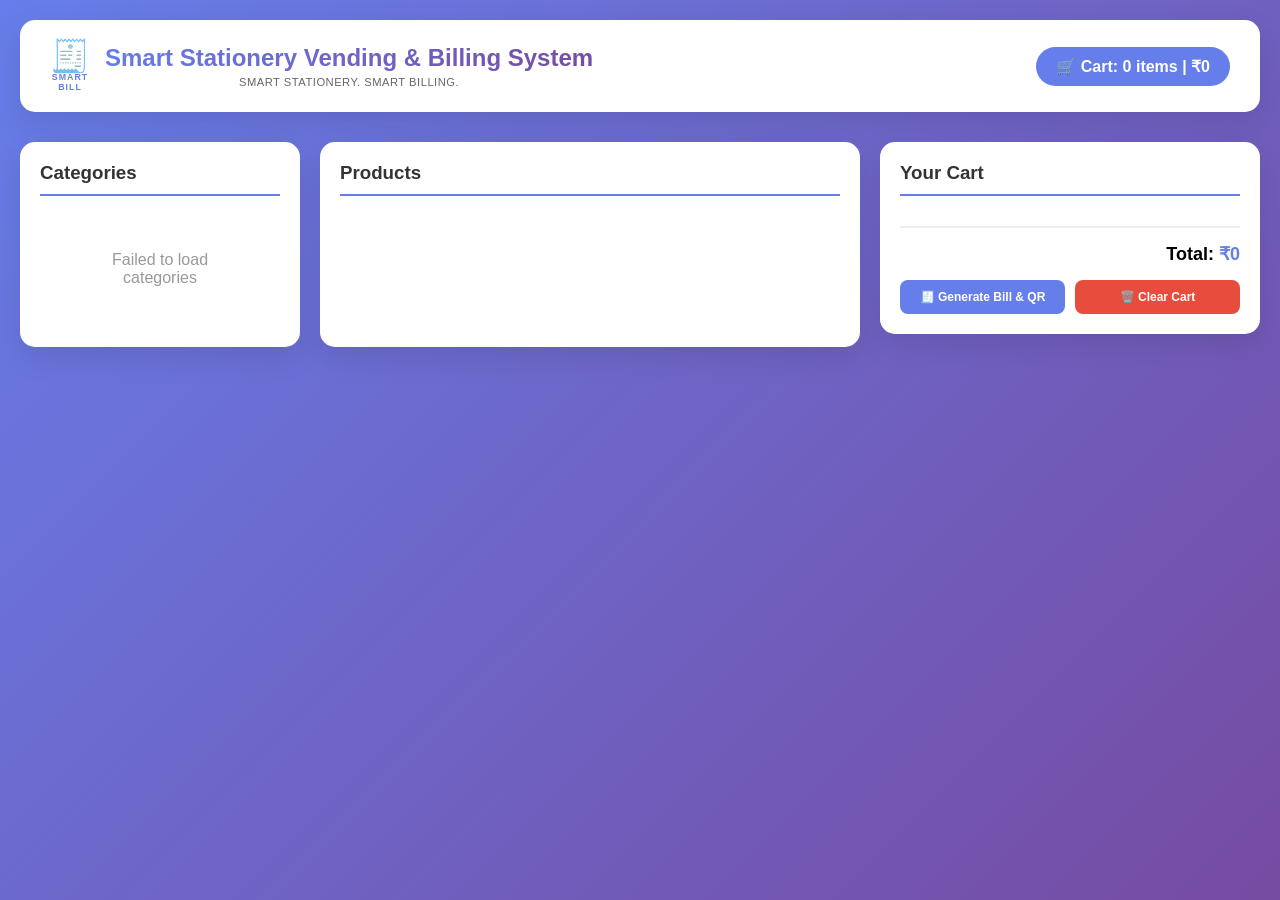
<file: webapp/admin.html>
<!DOCTYPE html>
<html lang="en">
<head>
    <meta charset="UTF-8">
    <meta name="viewport" content="width=device-width, initial-scale=1.0">
    <title>Admin Dashboard - Smart Billing System</title>
    <link rel="stylesheet" href="css/style.css">
    <style>
        /* Additional Admin Styles */
        .admin-header {
            background: linear-gradient(135deg, #1a1a2e 0%, #16213e 100%);
        }
        
        .stats-grid {
            display: grid;
            grid-template-columns: repeat(auto-fit, minmax(250px, 1fr));
            gap: 20px;
            margin-bottom: 30px;
        }
        
        .stat-card {
            background: white;
            border-radius: 15px;
            padding: 20px;
            text-align: center;
            box-shadow: 0 10px 30px rgba(0,0,0,0.1);
            transition: transform 0.3s;
        }
        
        .stat-card:hover {
            transform: translateY(-5px);
        }
        
        .stat-card h3 {
            color: #666;
            font-size: 14px;
            margin-bottom: 10px;
        }
        
        .stat-card .value {
            font-size: 32px;
            font-weight: bold;
            color: #667eea;
        }
        
        .stat-card .sub-value {
            font-size: 14px;
            color: #999;
            margin-top: 5px;
        }
        
        .section {
            background: white;
            border-radius: 15px;
            padding: 20px;
            margin-bottom: 30px;
            box-shadow: 0 10px 30px rgba(0,0,0,0.1);
        }
        
        .section h3 {
            color: #333;
            margin-bottom: 20px;
            padding-bottom: 10px;
            border-bottom: 2px solid #667eea;
        }
        
        .status-badge {
            display: inline-block;
            padding: 4px 12px;
            border-radius: 20px;
            font-size: 12px;
            font-weight: bold;
        }
        
        .status-paid {
            background: #d4edda;
            color: #155724;
        }
        
        .status-cancelled {
            background: #f8d7da;
            color: #721c24;
        }
        
        .status-pending {
            background: #fff3cd;
            color: #856404;
        }
        
        .status-expired {
            background: #e2e3e5;
            color: #383d41;
        }
        
        table {
            width: 100%;
            border-collapse: collapse;
        }
        
        th, td {
            padding: 12px;
            text-align: left;
            border-bottom: 1px solid #eee;
        }
        
        th {
            background: #f8f9fa;
            font-weight: bold;
            color: #333;
        }
        
        tr:hover {
            background: #f5f5f5;
        }
        
        .stock-low {
            color: #e74c3c;
            font-weight: bold;
        }
        
        .stock-ok {
            color: #27ae60;
        }
        
        .update-stock {
            display: inline-flex;
            gap: 5px;
        }
        
        .update-stock input {
            width: 60px;
            padding: 5px;
            border: 1px solid #ddd;
            border-radius: 5px;
        }
        
        .update-stock button {
            padding: 5px 10px;
            background: #667eea;
            color: white;
            border: none;
            border-radius: 5px;
            cursor: pointer;
            font-size: 12px;
        }
        
        .update-stock button:hover {
            background: #5a67d8;
        }
        
        .refresh-btn {
            float: right;
            padding: 8px 15px;
            background: #667eea;
            color: white;
            border: none;
            border-radius: 8px;
            cursor: pointer;
            margin-bottom: 15px;
        }
        
        .refresh-btn:hover {
            background: #5a67d8;
        }
        
        .nav-buttons {
            display: flex;
            gap: 15px;
            margin-bottom: 20px;
        }
        
        .nav-btn {
            padding: 10px 20px;
            background: #f0f0f0;
            border: none;
            border-radius: 8px;
            cursor: pointer;
            font-weight: bold;
        }
        
        .nav-btn.active {
            background: #667eea;
            color: white;
        }
        
        .section-content {
            display: none;
        }
        
        .section-content.active {
            display: block;
        }
        
        .logout-btn {
            background: #e74c3c;
            margin-left: auto;
        }
        
        .header-actions {
            display: flex;
            gap: 15px;
            align-items: center;
        }
    </style>
</head>
<body>
    <div class="container">
        <!-- Header -->
        <div class="header admin-header">
            <h1>👨‍💼 <span>Admin Dashboard</span> - Smart Billing System</h1>
            <div class="header-actions">
                <button class="logout-btn btn-danger" onclick="logout()">🚪 Logout</button>
            </div>
        </div>
        
        <!-- Navigation -->
        <div class="nav-buttons">
            <button class="nav-btn active" onclick="showSection('overview')">📊 Overview</button>
            <button class="nav-btn" onclick="showSection('products')">📦 Products</button>
            <button class="nav-btn" onclick="showSection('bills')">📋 Bills</button>
            <button class="nav-btn" onclick="showSection('lowstock')">⚠️ Low Stock</button>
        </div>
        
        <!-- Overview Section -->
        <div id="overview-section" class="section-content active">
            <div class="stats-grid" id="stats-grid">
                <div class="stat-card">
                    <h3>Total Revenue</h3>
                    <div class="value" id="total-revenue">₹0</div>
                    <div class="sub-value">from all sales</div>
                </div>
                <div class="stat-card">
                    <h3>Total Bills</h3>
                    <div class="value" id="total-bills">0</div>
                    <div class="sub-value">successful payments</div>
                </div>
                <div class="stat-card">
                    <h3>Products</h3>
                    <div class="value" id="total-products">0</div>
                    <div class="sub-value">in inventory</div>
                </div>
                <div class="stat-card">
                    <h3>Low Stock Items</h3>
                    <div class="value" id="low-stock-count">0</div>
                    <div class="sub-value">need restocking</div>
                </div>
            </div>
            
            <div class="section">
                <h3>📈 Payment Status Breakdown</h3>
                <div id="status-breakdown"></div>
            </div>
        </div>
        
        <!-- Products Section -->
        <div id="products-section" class="section-content">
            <div class="section">
                <button class="refresh-btn" onclick="loadProducts()">🔄 Refresh</button>
                <h3>📦 All Products</h3>
                <div style="overflow-x: auto;">
                    <table id="products-table">
                        <thead>
                            <tr><th>ID</th><th>Product Name</th><th>Category</th><th>Price</th><th>Stock</th><th>Reorder Level</th><th>Action</th></tr>
                        </thead>
                        <tbody id="products-tbody">
                            <tr><td colspan="7">Loading...</td></tr>
                        </tbody>
                    </table>
                </div>
            </div>
        </div>
        
        <!-- Bills Section -->
        <div id="bills-section" class="section-content">
            <div class="section">
                <button class="refresh-btn" onclick="loadBills()">🔄 Refresh</button>
                <h3>📋 Recent Bills</h3>
                <div style="overflow-x: auto;">
                    <table id="bills-table">
                        <thead>
                            <tr><th>ID</th><th>Bill Number</th><th>Date</th><th>Amount</th><th>Status</th></tr>
                        </thead>
                        <tbody id="bills-tbody">
                            <tr><td colspan="5">Loading...</td></tr>
                        </tbody>
                    </table>
                </div>
            </div>
        </div>
        
        <!-- Low Stock Section -->
        <div id="lowstock-section" class="section-content">
            <div class="section">
                <button class="refresh-btn" onclick="loadLowStock()">🔄 Refresh</button>
                <h3>⚠️ Low Stock Alerts</h3>
                <div style="overflow-x: auto;">
                    <table id="lowstock-table">
                        <thead>
                            <tr><th>ID</th><th>Product Name</th><th>Category</th><th>Current Stock</th><th>Alert Level</th><th>Status</th><th>Update Stock</th></tr>
                        </thead>
                        <tbody id="lowstock-tbody">
                            <tr><td colspan="7">Loading...</td></tr>
                        </tbody>
                    </table>
                </div>
            </div>
        </div>
    </div>
    
    <script>
        const API_BASE = 'http://localhost:8080/api';
        
        // Check if admin is logged in
        if (!sessionStorage.getItem('adminLoggedIn')) {
            const password = prompt('Enter Admin Password:');
            if (password === 'admin123') {
                sessionStorage.setItem('adminLoggedIn', 'true');
            } else {
                alert('Wrong password!');
                window.location.href = 'index.html';
            }
        }
        
        // Show section
        function showSection(section) {
            document.querySelectorAll('.section-content').forEach(el => el.classList.remove('active'));
            document.querySelectorAll('.nav-btn').forEach(el => el.classList.remove('active'));
            
            document.getElementById(`${section}-section`).classList.add('active');
            event.target.classList.add('active');
            
            // Load data based on section
            if (section === 'overview') {
                loadStats();
                loadStatusBreakdown();
            } else if (section === 'products') {
                loadProducts();
            } else if (section === 'bills') {
                loadBills();
            } else if (section === 'lowstock') {
                loadLowStock();
            }
        }
        
        // Load Statistics
        async function loadStats() {
            try {
                const response = await fetch(`${API_BASE}/admin/stats`);
                const data = await response.json();
                
                document.getElementById('total-revenue').innerHTML = `₹${(data.totalRevenue || 0).toFixed(2)}`;
                document.getElementById('total-bills').innerHTML = data.totalBills || 0;
                
                // Get product count
                const productsRes = await fetch(`${API_BASE}/products`);
                const products = await productsRes.json();
                document.getElementById('total-products').innerHTML = products.length;
                
                // Get low stock count
                const lowStockRes = await fetch(`${API_BASE}/admin/lowstock`);
                const lowStock = await lowStockRes.json();
                document.getElementById('low-stock-count').innerHTML = lowStock.length;
                
            } catch (error) {
                console.error('Error loading stats:', error);
            }
        }
        
        // Load Status Breakdown
        async function loadStatusBreakdown() {
            try {
                const response = await fetch(`${API_BASE}/admin/stats`);
                const data = await response.json();
                
                const breakdown = data.breakdown || [];
                const container = document.getElementById('status-breakdown');
                
                if (breakdown.length === 0) {
                    container.innerHTML = '<p>No payment data available</p>';
                    return;
                }
                
                let html = '<table><thead><tr><th>Status</th><th>Count</th><th>Total Amount</th></tr></thead><tbody>';
                breakdown.forEach(item => {
                    html += `<tr>
                        <td>${item.status}</td>
                        <td>${item.count}</td>
                        <td>₹${(item.amount || 0).toFixed(2)}</td>
                    </tr>`;
                });
                html += '</tbody></table>';
                container.innerHTML = html;
                
            } catch (error) {
                console.error('Error loading breakdown:', error);
            }
        }
        
        // Load Products
        async function loadProducts() {
            try {
                const response = await fetch(`${API_BASE}/products`);
                const products = await response.json();
                
                const tbody = document.getElementById('products-tbody');
                if (products.length === 0) {
                    tbody.innerHTML = '<tr><td colspan="7">No products found</td></tr>';
                    return;
                }
                
                let html = '';
                for (const product of products) {
                    // Get category name (simplified - you can enhance this)
                    const categoryRes = await fetch(`${API_BASE}/categories`);
                    const categories = await categoryRes.json();
                    const category = categories.find(c => c.id === product.categoryId) || { name: 'Unknown' };
                    
                    const stockClass = product.stockQuantity < 10 ? 'stock-low' : 'stock-ok';
                    html += `<tr>
                        <td>${product.id}</td>
                        <td>${product.name}</td>
                        <td>${category.name}</td>
                        <td>₹${product.price.toFixed(2)}</td>
                        <td class="${stockClass}">${product.stockQuantity}</td>
                        <td>${product.reorderLevel || 10}</td>
                        <td class="update-stock">
                            <input type="number" id="stock-${product.id}" value="${product.stockQuantity}" min="0">
                            <button onclick="updateStock(${product.id})">Update</button>
                        </td>
                    </tr>`;
                }
                tbody.innerHTML = html;
                
            } catch (error) {
                console.error('Error loading products:', error);
                document.getElementById('products-tbody').innerHTML = '<tr><td colspan="7">Error loading products</td></tr>';
            }
        }
        
        // Update Stock
        async function updateStock(productId) {
            const input = document.getElementById(`stock-${productId}`);
            const newStock = parseInt(input.value);
            
            try {
                const response = await fetch(`${API_BASE}/admin/updatestock`, {
                    method: 'POST',
                    headers: { 'Content-Type': 'application/json' },
                    body: JSON.stringify({ productId, stock: newStock })
                });
                const result = await response.json();
                
                if (result.success) {
                    showToast('Stock updated successfully!', 'success');
                    loadProducts();
                    if (document.getElementById('lowstock-section').classList.contains('active')) {
                        loadLowStock();
                    }
                } else {
                    showToast('Failed to update stock', 'error');
                }
            } catch (error) {
                console.error('Error updating stock:', error);
                showToast('Error updating stock', 'error');
            }
        }
        
        // Load Bills
        async function loadBills() {
            try {
                const response = await fetch(`${API_BASE}/admin/bills`);
                const bills = await response.json();
                
                const tbody = document.getElementById('bills-tbody');
                if (bills.length === 0) {
                    tbody.innerHTML = '<tr><td colspan="5">No bills found</td></tr>';
                    return;
                }
                
                let html = '';
                for (const bill of bills) {
                    let statusClass = '';
                    let statusText = bill.status;
                    if (bill.status === 'PAID') {
                        statusClass = 'status-paid';
                        statusText = 'Paid';
                    } else if (bill.status === 'FAILED') {
                        statusClass = 'status-cancelled';
                        statusText = 'Cancelled';
                    } else if (bill.status === 'PENDING') {
                        statusClass = 'status-pending';
                        statusText = 'Pending';
                    } else if (bill.status === 'EXPIRED') {
                        statusClass = 'status-expired';
                        statusText = 'Expired';
                    }
                    
                    html += `<tr>
                        <td>${bill.id}</td>
                        <td>${bill.billNumber}</td>
                        <td>${bill.date}</td>
                        <td>₹${bill.amount.toFixed(2)}</td>
                        <td><span class="status-badge ${statusClass}">${statusText}</span></td>
                    </tr>`;
                }
                tbody.innerHTML = html;
                
            } catch (error) {
                console.error('Error loading bills:', error);
                document.getElementById('bills-tbody').innerHTML = '<tr><td colspan="5">Error loading bills</td></tr>';
            }
        }
        
        // Load Low Stock Alerts
        async function loadLowStock() {
            try {
                const response = await fetch(`${API_BASE}/admin/lowstock`);
                const lowStockItems = await response.json();
                
                const tbody = document.getElementById('lowstock-tbody');
                if (lowStockItems.length === 0) {
                    tbody.innerHTML = '<tr><td colspan="7">✅ All products have sufficient stock!</td></tr>';
                    return;
                }
                
                let html = '';
                for (const item of lowStockItems) {
                    const status = item.stock === 0 ? 'OUT OF STOCK' : 'LOW STOCK';
                    const statusClass = item.stock === 0 ? 'stock-low' : '';
                    html += `<tr>
                        <td>${item.id}</td>
                        <td>${item.name}</td>
                        <td>${item.category}</td>
                        <td class="${statusClass}">${item.stock}</td>
                        <td>${item.reorderLevel}</td>
                        <td class="${statusClass}">${status}</td>
                        <td class="update-stock">
                            <input type="number" id="lowstock-${item.id}" value="${item.stock}" min="0">
                            <button onclick="updateLowStock(${item.id})">Update</button>
                        </td>
                    </tr>`;
                }
                tbody.innerHTML = html;
                
            } catch (error) {
                console.error('Error loading low stock:', error);
                document.getElementById('lowstock-tbody').innerHTML = '<tr><td colspan="7">Error loading low stock alerts</td></tr>';
            }
        }
        
        // Update stock from low stock section
        async function updateLowStock(productId) {
            const input = document.getElementById(`lowstock-${productId}`);
            const newStock = parseInt(input.value);
            
            try {
                const response = await fetch(`${API_BASE}/admin/updatestock`, {
                    method: 'POST',
                    headers: { 'Content-Type': 'application/json' },
                    body: JSON.stringify({ productId, stock: newStock })
                });
                const result = await response.json();
                
                if (result.success) {
                    showToast('Stock updated successfully!', 'success');
                    loadLowStock();
                    loadProducts();
                    loadStats();
                } else {
                    showToast('Failed to update stock', 'error');
                }
            } catch (error) {
                console.error('Error updating stock:', error);
                showToast('Error updating stock', 'error');
            }
        }
        
        // Logout
        function logout() {
            sessionStorage.removeItem('adminLoggedIn');
            window.location.href = 'index.html';
        }
        
        // Show Toast Message
        function showToast(message, type = 'info') {
            const toast = document.createElement('div');
            toast.className = 'toast';
            toast.style.background = type === 'success' ? '#27ae60' : type === 'error' ? '#e74c3c' : '#333';
            toast.textContent = message;
            document.body.appendChild(toast);
            
            setTimeout(() => {
                toast.remove();
            }, 3000);
        }
        
        // Load initial data
        loadStats();
        loadStatusBreakdown();
    </script>
</body>
</html>
</file>
<file: webapp/css/style.css>
* {
    margin: 0;
    padding: 0;
    box-sizing: border-box;
}

body {
    font-family: 'Segoe UI', Tahoma, Geneva, Verdana, sans-serif;
    background: linear-gradient(135deg, #667eea 0%, #764ba2 100%);
    min-height: 100vh;
}

.container {
    max-width: 1400px;
    margin: 0 auto;
    padding: 20px;
}

/* Header Styles */
.header {
    background: white;
    border-radius: 15px;
    padding: 20px 30px;
    margin-bottom: 30px;
    box-shadow: 0 10px 30px rgba(0,0,0,0.1);
    display: flex;
    justify-content: space-between;
    align-items: center;
}

.header h1 {
    color: #333;
    font-size: 24px;
}

.header h1 span {
    color: #667eea;
}

.cart-badge {
    background: #667eea;
    color: white;
    padding: 10px 20px;
    border-radius: 25px;
    font-weight: bold;
}

/* Main Content Layout */
.main-content {
    display: grid;
    grid-template-columns: 280px 1fr 350px;
    gap: 20px;
}

/* Categories Panel */
.categories-panel {
    background: white;
    border-radius: 15px;
    padding: 20px;
    box-shadow: 0 10px 30px rgba(0,0,0,0.1);
}

.categories-panel h3 {
    color: #333;
    margin-bottom: 15px;
    padding-bottom: 10px;
    border-bottom: 2px solid #667eea;
}

.category-btn {
    width: 100%;
    padding: 12px;
    margin: 5px 0;
    border: none;
    background: #f5f5f5;
    border-radius: 10px;
    cursor: pointer;
    font-size: 14px;
    text-align: left;
    transition: all 0.3s;
}

.category-btn:hover {
    background: #667eea;
    color: white;
    transform: translateX(5px);
}

.category-btn.active {
    background: #667eea;
    color: white;
}

/* Products Panel */
.products-panel {
    background: white;
    border-radius: 15px;
    padding: 20px;
    box-shadow: 0 10px 30px rgba(0,0,0,0.1);
}

.products-panel h3 {
    color: #333;
    margin-bottom: 15px;
    padding-bottom: 10px;
    border-bottom: 2px solid #667eea;
}

.products-grid {
    display: grid;
    grid-template-columns: repeat(auto-fill, minmax(200px, 1fr));
    gap: 15px;
    max-height: 500px;
    overflow-y: auto;
}

.product-card {
    background: #f9f9f9;
    border-radius: 10px;
    padding: 15px;
    transition: all 0.3s;
    cursor: pointer;
}

.product-card:hover {
    transform: translateY(-3px);
    box-shadow: 0 5px 15px rgba(0,0,0,0.1);
}

.product-card h4 {
    color: #333;
    margin-bottom: 8px;
}

.product-price {
    color: #667eea;
    font-size: 18px;
    font-weight: bold;
    margin: 8px 0;
}

.product-stock {
    color: #666;
    font-size: 12px;
    margin-bottom: 10px;
}

.stock-low {
    color: #e74c3c;
}

.stock-out {
    color: #999;
}

.add-btn {
    width: 100%;
    padding: 8px;
    background: #667eea;
    color: white;
    border: none;
    border-radius: 5px;
    cursor: pointer;
    font-size: 14px;
    transition: background 0.3s;
}

.add-btn:hover:not(:disabled) {
    background: #5a67d8;
}

.add-btn:disabled {
    background: #ccc;
    cursor: not-allowed;
}

/* Cart Panel */
.cart-panel {
    background: white;
    border-radius: 15px;
    padding: 20px;
    box-shadow: 0 10px 30px rgba(0,0,0,0.1);
    position: sticky;
    top: 20px;
    height: fit-content;
}

.cart-panel h3 {
    color: #333;
    margin-bottom: 15px;
    padding-bottom: 10px;
    border-bottom: 2px solid #667eea;
}

.cart-items {
    max-height: 350px;
    overflow-y: auto;
    margin-bottom: 15px;
}

.cart-item {
    display: flex;
    justify-content: space-between;
    padding: 10px 0;
    border-bottom: 1px solid #eee;
}

.cart-item-info h4 {
    font-size: 14px;
    margin-bottom: 5px;
}

.cart-item-price {
    font-size: 12px;
    color: #666;
}

.cart-item-actions {
    text-align: right;
}

.cart-item-qty {
    font-size: 14px;
    margin-bottom: 5px;
}

.remove-item {
    background: #e74c3c;
    color: white;
    border: none;
    padding: 3px 8px;
    border-radius: 5px;
    cursor: pointer;
    font-size: 11px;
}

.cart-total {
    text-align: right;
    padding: 15px 0;
    border-top: 2px solid #eee;
    font-size: 18px;
    font-weight: bold;
}

.cart-total span {
    color: #667eea;
}

.cart-buttons {
    display: flex;
    gap: 10px;
}

.cart-buttons button {
    flex: 1;
    padding: 12px;
    border: none;
    border-radius: 8px;
    cursor: pointer;
    font-weight: bold;
    transition: all 0.3s;
}

.btn-primary {
    background: #667eea;
    color: white;
}

.btn-primary:hover {
    background: #5a67d8;
}

.btn-danger {
    background: #e74c3c;
    color: white;
}

.btn-danger:hover {
    background: #c0392b;
}

.btn-success {
    background: #27ae60;
    color: white;
}

.btn-success:hover {
    background: #219a52;
}

/* Toast Message */
.toast {
    position: fixed;
    bottom: 30px;
    right: 30px;
    background: #333;
    color: white;
    padding: 12px 20px;
    border-radius: 8px;
    z-index: 1000;
    animation: slideIn 0.3s ease;
}

@keyframes slideIn {
    from {
        transform: translateX(100%);
        opacity: 0;
    }
    to {
        transform: translateX(0);
        opacity: 1;
    }
}

/* Loading Spinner */
.loading {
    text-align: center;
    padding: 40px;
}

.spinner {
    border: 3px solid #f3f3f3;
    border-top: 3px solid #667eea;
    border-radius: 50%;
    width: 40px;
    height: 40px;
    animation: spin 1s linear infinite;
    margin: 0 auto;
}

@keyframes spin {
    0% { transform: rotate(0deg); }
    100% { transform: rotate(360deg); }
}

/* Responsive */
@media (max-width: 1024px) {
    .main-content {
        grid-template-columns: 1fr;
    }
    
    .cart-panel {
        position: static;
    }
}

/* ========== PREMIUM ANIMATIONS ========== */

/* Page Load Animation */
@keyframes fadeInUp {
  from {
    opacity: 0;
    transform: translateY(30px);
  }
  to {
    opacity: 1;
    transform: translateY(0);
  }
}

.container {
  animation: fadeInUp 0.6s ease-out;
}

/* Product Card 3D Hover Effect */
.product-card {
  transition: all 0.3s cubic-bezier(0.2, 0.9, 0.4, 1.1);
  transform-style: preserve-3d;
  perspective: 1000px;
}

.product-card:hover {
  transform: translateY(-8px) rotateX(5deg);
  box-shadow: 0 20px 30px -12px rgba(0, 0, 0, 0.2);
}

/* Add to Cart Button Ripple Effect */
.add-btn {
  position: relative;
  overflow: hidden;
  transition: all 0.2s ease;
}

.add-btn::after {
  content: '';
  position: absolute;
  top: 50%;
  left: 50%;
  width: 0;
  height: 0;
  background: rgba(255, 255, 255, 0.3);
  border-radius: 50%;
  transform: translate(-50%, -50%);
  transition: width 0.4s, height 0.4s;
}

.add-btn:active::after {
  width: 200%;
  height: 200%;
}

/* Cart Item Slide Animation */
.cart-item {
  animation: slideInRight 0.3s ease-out;
}

@keyframes slideInRight {
  from {
    opacity: 0;
    transform: translateX(30px);
  }
  to {
    opacity: 1;
    transform: translateX(0);
  }
}

/* Cart Badge Pulse */
@keyframes pulse {
  0%, 100% { transform: scale(1); }
  50% { transform: scale(1.15); background: #f59e0b; }
}

.cart-badge-update {
  animation: pulse 0.3s ease-out;
}

/* Floating Background Elements */
@keyframes float {
  0%, 100% { transform: translateY(0px); }
  50% { transform: translateY(-20px); }
}

.floating-element {
  position: fixed;
  pointer-events: none;
  z-index: 0;
  opacity: 0.05;
}

/* Success Confetti Effect */
@keyframes confetti-fall {
  0% {
    transform: translateY(-100vh) rotate(0deg);
    opacity: 1;
  }
  100% {
    transform: translateY(100vh) rotate(360deg);
    opacity: 0;
  }
}

.confetti {
  position: fixed;
  width: 10px;
  height: 10px;
  background: #3b82f6;
  position: fixed;
  top: -10px;
  z-index: 999;
  animation: confetti-fall 3s ease-out forwards;
}

/* Loading Skeleton Shimmer */
@keyframes shimmer {
  0% {
    background-position: -200% 0;
  }
  100% {
    background-position: 200% 0;
  }
}

.skeleton {
  background: linear-gradient(90deg, #f0f0f0 25%, #e0e0e0 50%, #f0f0f0 75%);
  background-size: 200% 100%;
  animation: shimmer 1.5s infinite;
}

/* 3D Card Flip for Products */
.product-card-3d {
  transform-style: preserve-3d;
  transition: transform 0.6s;
}

.product-card-3d:hover {
  transform: rotateY(10deg) rotateX(5deg);
}

/* Glow Effect on Checkout */
@keyframes glow {
  0%, 100% {
    box-shadow: 0 0 5px rgba(59,130,246,0.5);
  }
  50% {
    box-shadow: 0 0 20px rgba(59,130,246,0.8);
  }
}

.btn-checkout-glow {
  animation: glow 1.5s ease-in-out infinite;
}
</file>
